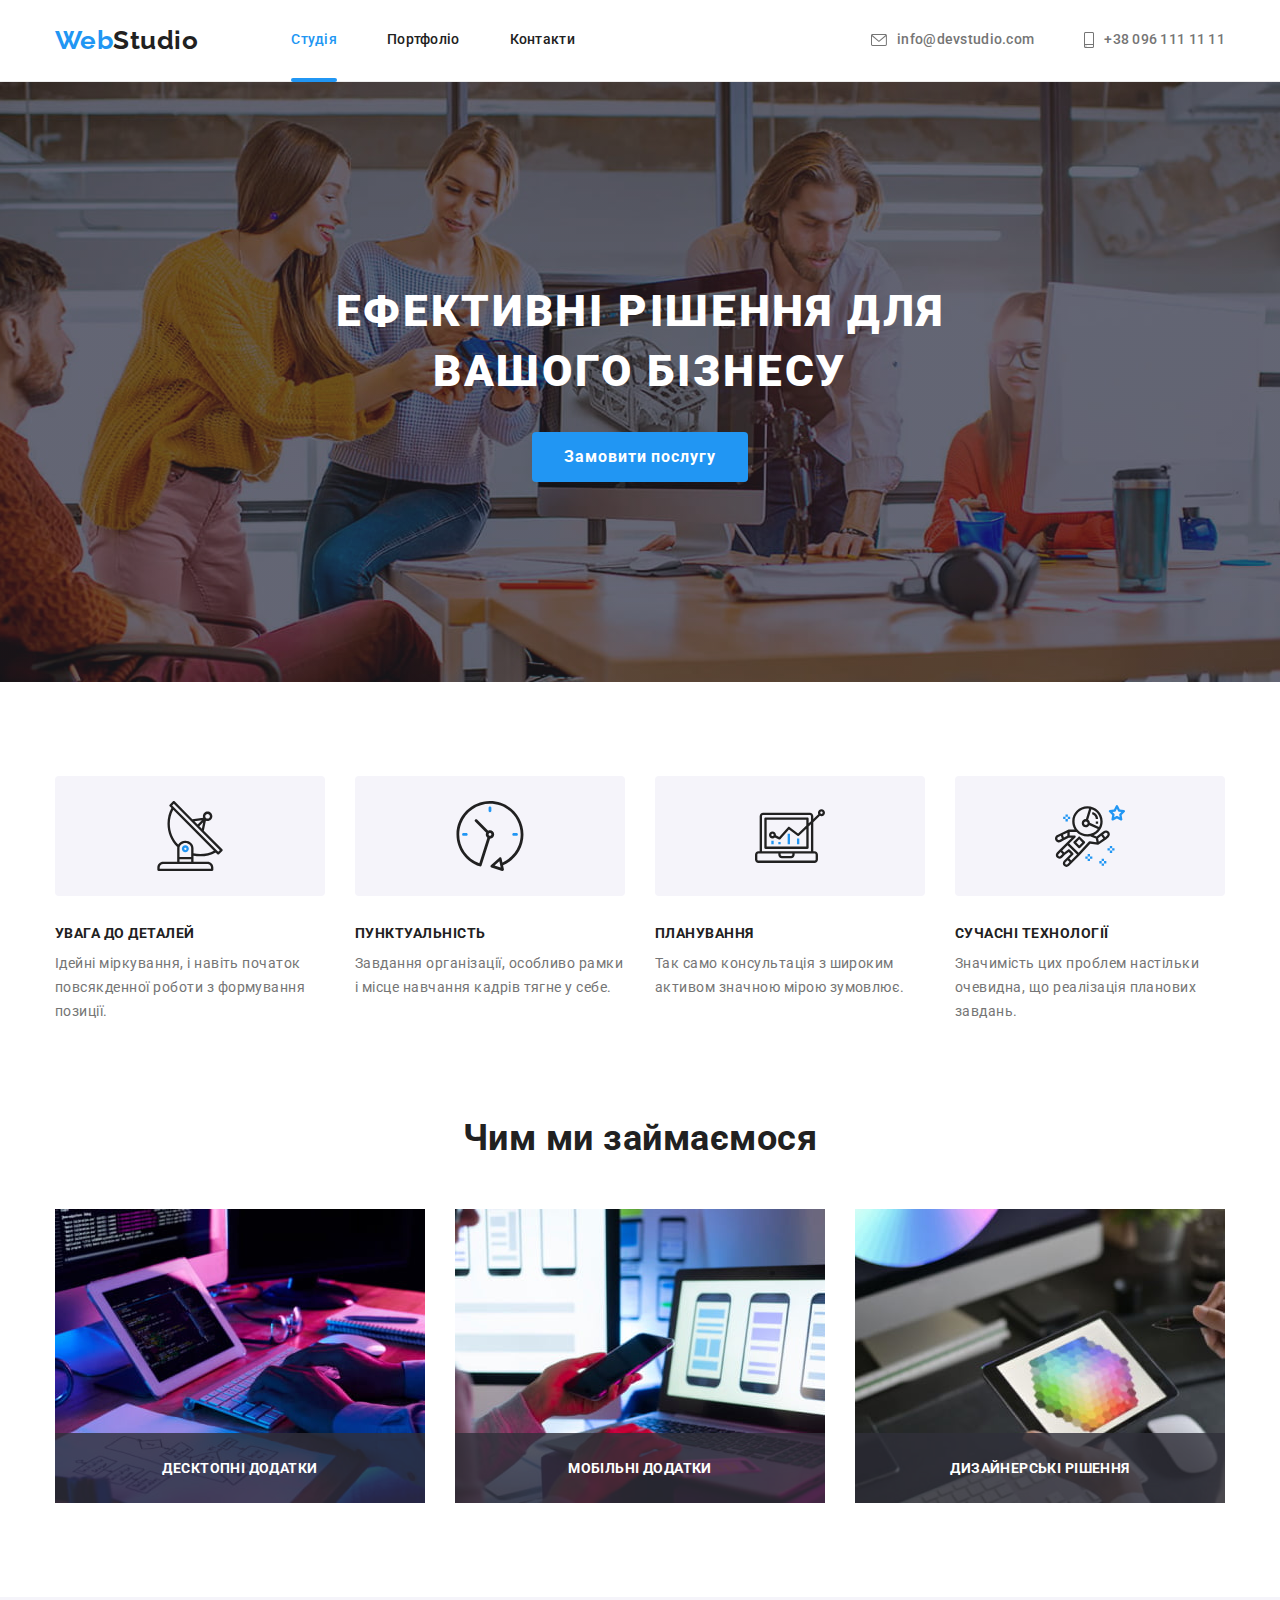
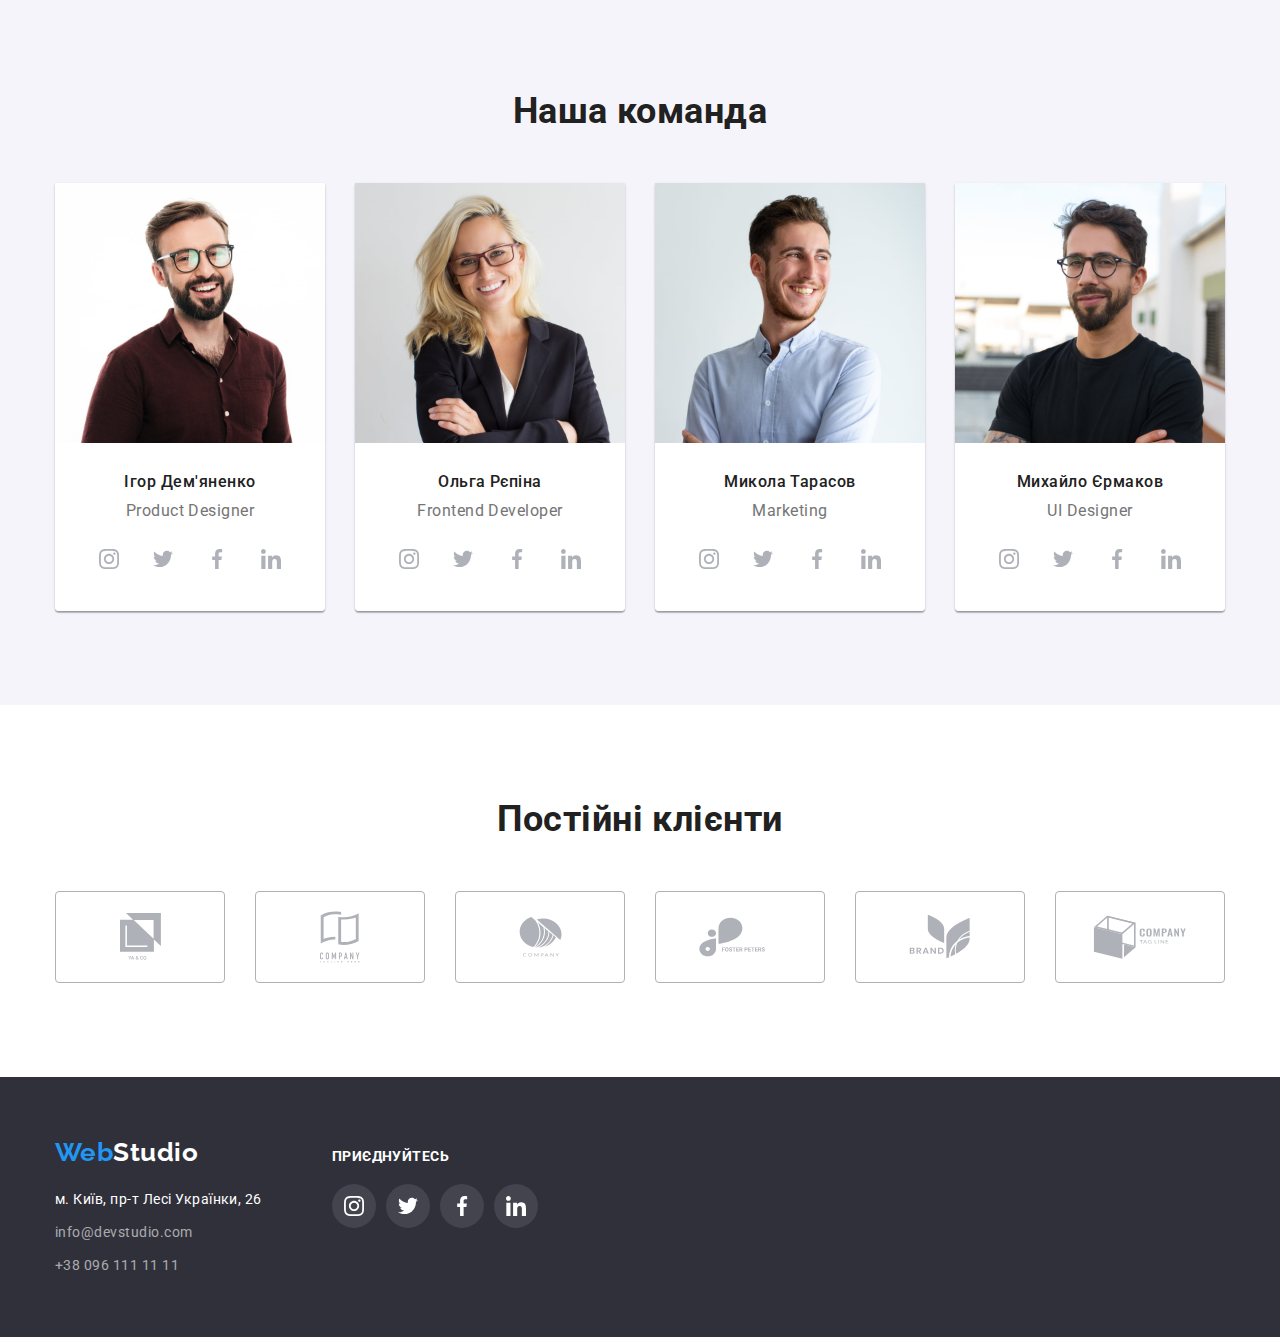
<file: index.html>
<!doctype html>
<html lang="uk">
<head>
    <meta charset="UTF-8">
    <meta http-equiv="X-UA-Compatible" content="IE=edge">
    <meta name="viewport" content="width=device-width, initial-scale=1.0">
    <title>Головна</title>
    <link href="https://fonts.googleapis.com/css2?family=Raleway:wght@700&family=Roboto:wght@400;500;700;900&display=swap" rel="stylesheet">
    <link rel="stylesheet" href="https://cdnjs.cloudflare.com/ajax/libs/modern-normalize/1.1.0/modern-normalize.min.css">
    <link rel="stylesheet" href="./css/styles.css">
</head>

<body>
    <header class="page-header">
        <div class="container">
            <nav class="flex-utility">
                <a class="logo link" href="./index.html"><span class="logo-accent">Web</span>Studio</a>
                <ul class="site-nav list flex-utility">
                    <li class="nav-item"><a class="link current-page" href="./index.html">Студія</a></li>
                    <li class="nav-item"><a class="link" href="./portfolio.html">Портфоліо</a></li>
                    <li class="nav-item"><a class="link" href="">Контакти</a></li>
                </ul>
            </nav>
            
            <ul class="contacts list flex-utility">
                <li class="contacts-item">
                    <a class="link mail-link" href="mailto:info@devstudio.com">
                        <svg class="mail-icon"   width="16" height="12">
                            <use href="./images/icons.svg#icon-envelope"></use>
                        </svg>
                        <span>info@devstudio.com</span>
                    </a>
                </li>
                <li class="contacts-item">
                    <a class="link" href="tel:+380961111111">
                        <svg class="tel-icon" width="10" height="16">
                            <use href="./images/icons.svg#icon-smartphone"></use>
                        </svg>
                        <span>+38 096 111 11 11</span>
                    </a>
                </li>
            </ul>
        </div>
    </header>

    <main>
        <section class="hero-section">
            <div class="container">
                <h1 class="hero">Ефективні рішення для <br>вашого бізнесу</h1>
                <button class="hero-btn" type="button" data-modal-open>Замовити послугу</button>
            </div>
        </section>

        <section class="feature-section section">
            <div class="container">
                <h2 class="section-title">Особливості</h2>
                <ul class="feature-list list flex-utility">
                    <li class="item">
                        <div class="icon-wrapper">
                            <svg class="item-icon" width="70px" height="70px">
                                <use href="./images/icons.svg#icon-antenna"></use>
                            </svg>
                        </div>
                        <h3 class="item-title">УВАГА ДО ДЕТАЛЕЙ</h3>
                        <p class="item-text">Ідейні міркування, і навіть початок повсякденної роботи з формування позиції.</p>
                    </li>
                    <li class="item">
                        <div class="icon-wrapper">
                            <svg class="item-icon" width="70px" height="70px">
                                <use href="./images/icons.svg#icon-clock"></use>
                            </svg>
                        </div>
                        <h3 class="item-title">ПУНКТУАЛЬНІСТЬ</h3>
                        <p class="item-text">Завдання організації, особливо рамки і місце навчання кадрів тягне у себе.</p>
                    </li>
                    <li class="item">
                        <div class="icon-wrapper">
                            <svg class="item-icon" width="70px" height="70px">
                                <use href="./images/icons.svg#icon-diagram"></use>
                            </svg>
                        </div>
                        <h3 class="item-title">ПЛАНУВАННЯ</h3>
                        <p class="item-text">Так само консультація з широким активом значною мірою зумовлює.</p>
                    </li>
                    <li class="item">
                        <div class="icon-wrapper">
                            <svg class="item-icon" width="70px" height="70px">
                                <use href="./images/icons.svg#icon-astronaut"></use>
                            </svg>
                        </div>
                        <h3 class="item-title">СУЧАСНІ ТЕХНОЛОГІЇ</h3>
                        <p class="item-text">Значимість цих проблем настільки очевидна, що реалізація планових завдань.</p>
                    </li>
                </ul>
            </div>
        </section>

        <section class="work-section section">
            <div class="container">
                <h2 class="section-title">Чим ми займаємося</h2>
                <ul class="work-directions-list list flex-utility">
                    <li class="item work-directions-item">
                        <img class="work-directions-image" src="./images/coding.jpg" alt="розробка" width="370" height="294">
                        <h3 class="work-directions-title">
                            Десктопні додатки
                        </h3>
                    </li>
                    <li class="item work-directions-item">
                        <img class="work-directions-image" src="./images/mobile-development.jpg" alt="мобільна розробка" width="370" height="294">
                        <h3 class="work-directions-title">
                            Мобільні додатки
                        </h3>
                    </li>
                    <li class="item work-directions-item">
                        <img class="work-directions-image" src="./images/designing.jpg" alt="розробка дизайну" width="370" height="294">
                        <h3 class="work-directions-title">
                            Дизайнерські рішення
                        </h3>
                    </li>
                </ul>
            </div>
        </section>

        <section class="team-section section">
            <div class="container">
                <h2 class="section-title">Наша команда</h2>
                <ul class="team-list list flex-utility">
                    <li class="team-card">
                        <img src="./images/product-designer.jpg" alt="чоловік в окулярах з бородою" width="270" height="260">
                        <div class="wrapper">
                            <h3 class="card-title">Ігор Дем'яненко</h3>
                            <p class="card-text" lang="en">Product Designer</p>
                            <ul class="social-list list">
                                <li class="social-list-item">
                                    <a href="" class="social-link">
                                        <svg class="social-icon" width="20" height="20">
                                            <use href="./images/icons.svg#icon-instagram"></use>
                                        </svg>
                                    </a>
                                </li>
                                <li class="social-list-item" width="20" height="20">
                                    <a href="" class="social-link">
                                        <svg class="social-icon">
                                            <use href="./images/icons.svg#icon-twitter"></use>
                                        </svg>
                                    </a>
                                </li>
                                <li class="social-list-item">
                                    <a href="" class="social-link">
                                        <svg class="social-icon" width="20" height="20">
                                            <use href="./images/icons.svg#icon-facebook"></use>
                                        </svg>
                                    </a>
                                </li>
                                <li class="social-list-item">
                                    <a href="" class="social-link">
                                        <svg class="social-icon" width="20" height="20">
                                            <use href="./images/icons.svg#icon-linkedin"></use>
                                        </svg>
                                    </a>
                                </li>
                            </ul>
                        </div>
                        
                    </li>
                    <li class="team-card">
                        <img src="./images/frontend-developer.jpg" alt="жінка в костюмі та окулярах" width="270" height="260">
                        <div class="wrapper">
                            <h3 class="card-title">Ольга Рєпіна</h3>
                            <p class="card-text" lang="en">Frontend Developer</p>
                            <ul class="social-list list">
                                <li class="social-list-item">
                                    <a href="" class="social-link">
                                        <svg class="social-icon" width="20" height="20">
                                            <use href="./images/icons.svg#icon-instagram"></use>
                                        </svg>
                                    </a>
                                </li>
                                <li class="social-list-item" width="20" height="20">
                                    <a href="" class="social-link">
                                        <svg class="social-icon">
                                            <use href="./images/icons.svg#icon-twitter"></use>
                                        </svg>
                                    </a>
                                </li>
                                <li class="social-list-item">
                                    <a href="" class="social-link">
                                        <svg class="social-icon" width="20" height="20">
                                            <use href="./images/icons.svg#icon-facebook"></use>
                                        </svg>
                                    </a>
                                </li>
                                <li class="social-list-item">
                                    <a href="" class="social-link">
                                        <svg class="social-icon" width="20" height="20">
                                            <use href="./images/icons.svg#icon-linkedin"></use>
                                        </svg>
                                    </a>
                                </li>
                            </ul>
                        </div>
                    </li>
                    <li class="team-card">
                        <img src="./images/marketing.jpg" alt="чоловік у блакитній сорочці" width="270" height="260">
                        <div class="wrapper">
                            <h3 class="card-title">Микола Тарасов</h3>
                            <p class="card-text" lang="en">Marketing</p>
                            <ul class="social-list list">
                                <li class="social-list-item">
                                    <a href="" class="social-link">
                                        <svg class="social-icon" width="20" height="20">
                                            <use href="./images/icons.svg#icon-instagram"></use>
                                        </svg>
                                    </a>
                                </li>
                                <li class="social-list-item" width="20" height="20">
                                    <a href="" class="social-link">
                                        <svg class="social-icon">
                                            <use href="./images/icons.svg#icon-twitter"></use>
                                        </svg>
                                    </a>
                                </li>
                                <li class="social-list-item">
                                    <a href="" class="social-link">
                                        <svg class="social-icon" width="20" height="20">
                                            <use href="./images/icons.svg#icon-facebook"></use>
                                        </svg>
                                    </a>
                                </li>
                                <li class="social-list-item">
                                    <a href="" class="social-link">
                                        <svg class="social-icon" width="20" height="20">
                                            <use href="./images/icons.svg#icon-linkedin"></use>
                                        </svg>
                                    </a>
                                </li>
                            </ul>
                        </div>
                    </li>
                    <li class="team-card">
                        <img src="./images/ui-designer.jpg" alt="чоловік в окулярах та чорній футболці" width="270" height="260">
                        <div class="wrapper">
                            <h3 class="card-title">Михайло Єрмаков</h3>
                            <p class="card-text" lang="en">UI Designer</p>
                            <ul class="social-list list">
                                <li class="social-list-item">
                                    <a href="" class="social-link">
                                        <svg class="social-icon" width="20" height="20">
                                            <use href="./images/icons.svg#icon-instagram"></use>
                                        </svg>
                                    </a>
                                </li>
                                <li class="social-list-item" width="20" height="20">
                                    <a href="" class="social-link">
                                        <svg class="social-icon">
                                            <use href="./images/icons.svg#icon-twitter"></use>
                                        </svg>
                                    </a>
                                </li>
                                <li class="social-list-item">
                                    <a href="" class="social-link">
                                        <svg class="social-icon" width="20" height="20">
                                            <use href="./images/icons.svg#icon-facebook"></use>
                                        </svg>
                                    </a>
                                </li>
                                <li class="social-list-item">
                                    <a href="" class="social-link">
                                        <svg class="social-icon" width="20" height="20">
                                            <use href="./images/icons.svg#icon-linkedin"></use>
                                        </svg>
                                    </a>
                                </li>
                            </ul>
                        </div>
                    </li>
                </ul>
            </div>
        </section>

        <section class="client-section section">
            <div class="container">
                <h2 class="section-title">Постійні клієнти</h2>
                <ul class="client-list list">
                    <li class="client-item">
                        <a href="" class="client-link">
                            <svg class="client-icon" width="41" height="47">
                                <use href="./images/icons.svg#icon-group-6"></use>
                            </svg>
                        </a>
                        
                    </li>
                    <li class="client-item">
                        <a href="" class="client-link">
                            <svg class="client-icon" width="40" height="52">
                                <use href="./images/icons.svg#icon-group-1"></use>
                            </svg>
                        </a>
                        
                    </li>
                    <li class="client-item">
                        <a href="" class="client-link">
                            <svg class="client-icon" width="43" height="41">
                                <use href="./images/icons.svg#icon-group-2"></use>
                            </svg>
                        </a>
                        
                    </li>
                    <li class="client-item">
                        <a href="" class="client-link">
                            <svg class="client-icon" width="84" height="40">
                                <use href="./images/icons.svg#icon-group-3"></use>
                            </svg>
                        </a>
                        
                    </li>
                    <li class="client-item">
                        <a href="" class="client-link">
                            <svg class="client-icon" width="62" height="45">
                                <use href="./images/icons.svg#icon-group-4"></use>
                            </svg>
                        </a>
                        
                    </li>
                    <li class="client-item">
                        <a href="" class="client-link">
                            <svg class="client-icon" width="94" height="44">
                                <use href="./images/icons.svg#icon-group-5"></use>
                            </svg>
                        </a>
                        
                    </li>
                </ul>
            </div>
        </section>
    </main>
    
    <footer class="page-footer">
        <div class="container">
            <div class="wrapper">
                <a class="logo link" href="./index.html"><span class="logo-accent">Web</span>Studio</a>
                <address>
                    <p class="addres-text">м. Київ, пр-т Лесі Українки, 26</p>
                    <ul class="contact-list list">
                        <li class="item"><a class="link" href="mailto:info@devstudio.com">info@devstudio.com</a></li>
                        <li class="item"><a class="link" href="tel:+380961111111">+38 096 111 11 11</a></li>
                    </ul>
                </address>
            </div>
            <div class="footer-social-block">
                <p class="social-block-text">приєднуйтесь</p>
                <ul class="social-list list">
                    <li class="social-list-item">
                        <a href="" class="social-link">
                            <svg class="social-icon" width="20" height="20">
                                <use href="./images/icons.svg#icon-instagram"></use>
                            </svg>
                        </a>
                    </li>
                    <li class="social-list-item" width="20" height="20">
                        <a href="" class="social-link">
                            <svg class="social-icon">
                                <use href="./images/icons.svg#icon-twitter"></use>
                            </svg>
                        </a>
                    </li>
                    <li class="social-list-item">
                        <a href="" class="social-link">
                            <svg class="social-icon" width="20" height="20">
                                <use href="./images/icons.svg#icon-facebook"></use>
                            </svg>
                        </a>
                    </li>
                    <li class="social-list-item">
                        <a href="" class="social-link">
                            <svg class="social-icon" width="20" height="20">
                                <use href="./images/icons.svg#icon-linkedin"></use>
                            </svg>
                        </a>
                    </li>
                </ul>
            </div>
        </div>
    </footer>
    <div class="backdrop is-hidden" data-modal>
        <div class="modal is">
            <p>
                
            </p>
            <button class="modal-close-button" data-modal-close>
                <svg class="close-icon" width="18" height="18">
                    <use href="./images/icons.svg#icon-close-black"></use>
                </svg>
            </button>
        </div>
    </div>
    <script src="./js/modal.js"></script>
</body>
</html>
</file>
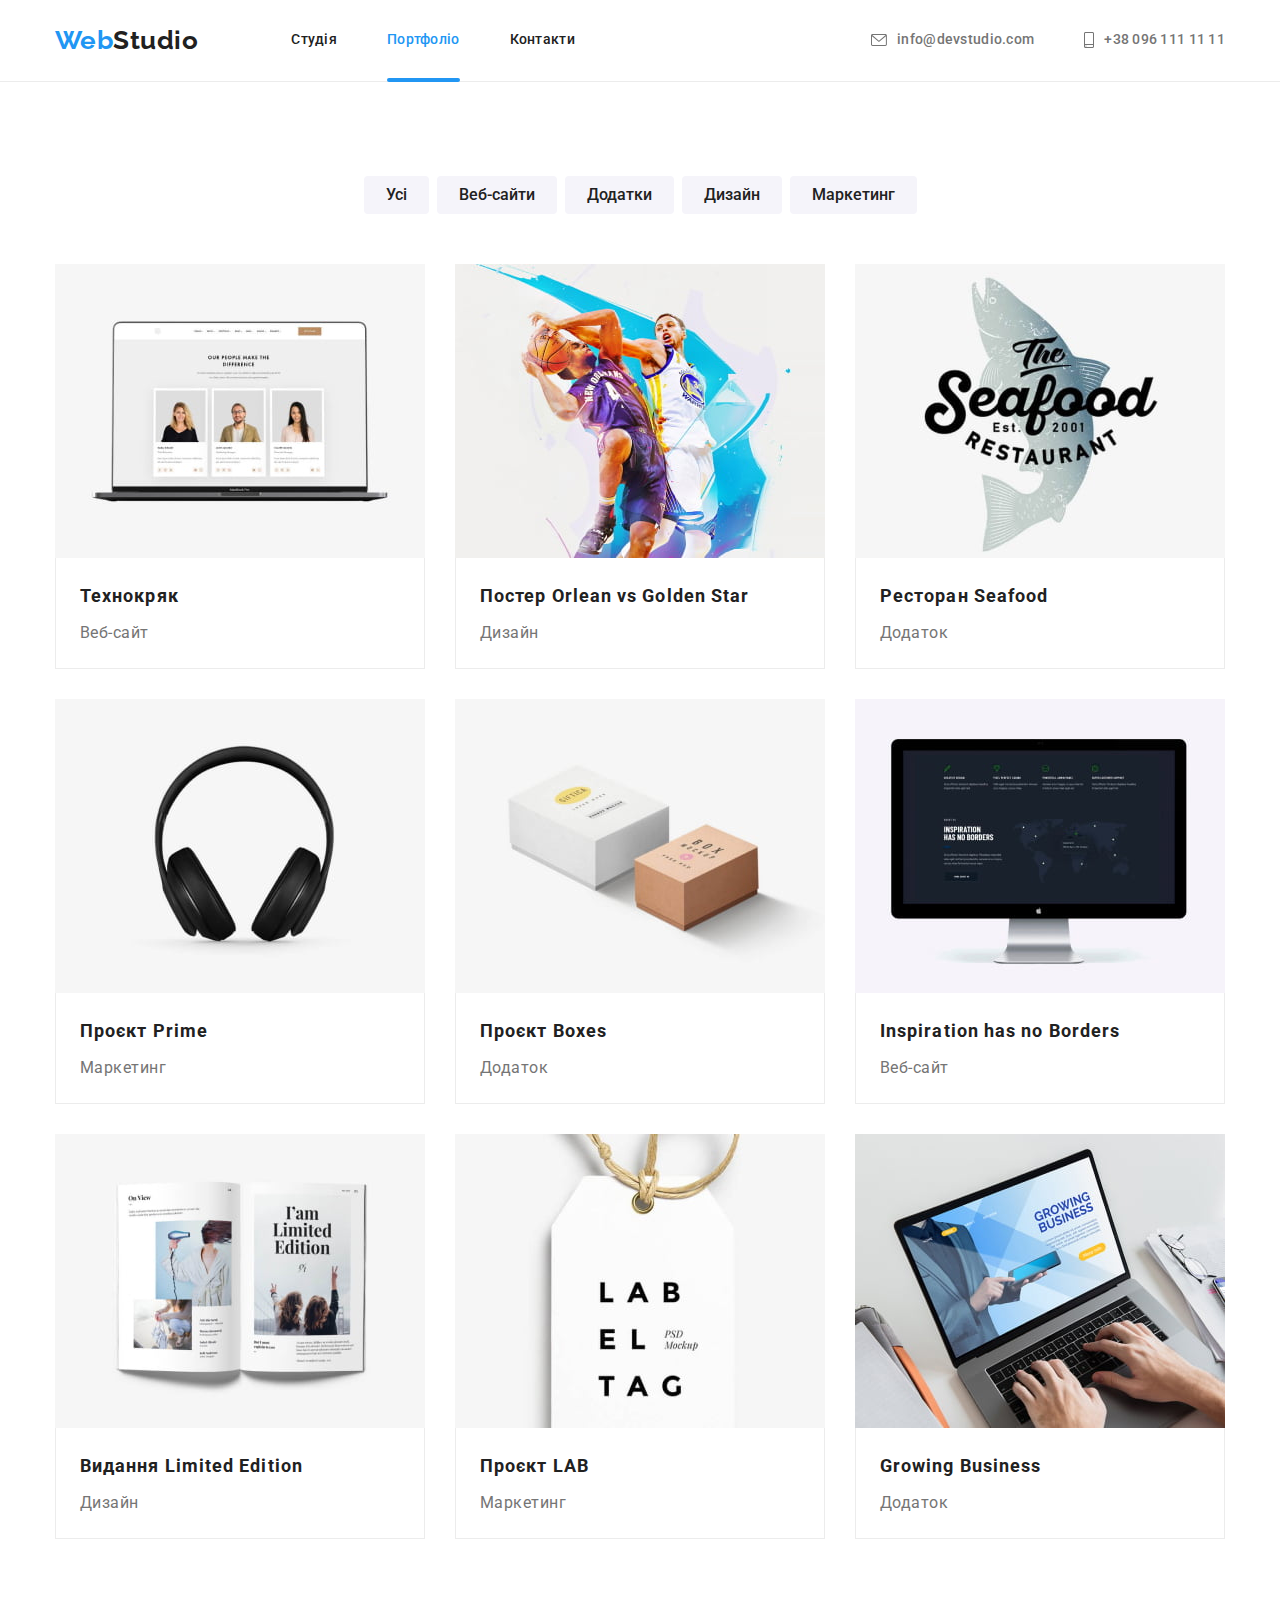
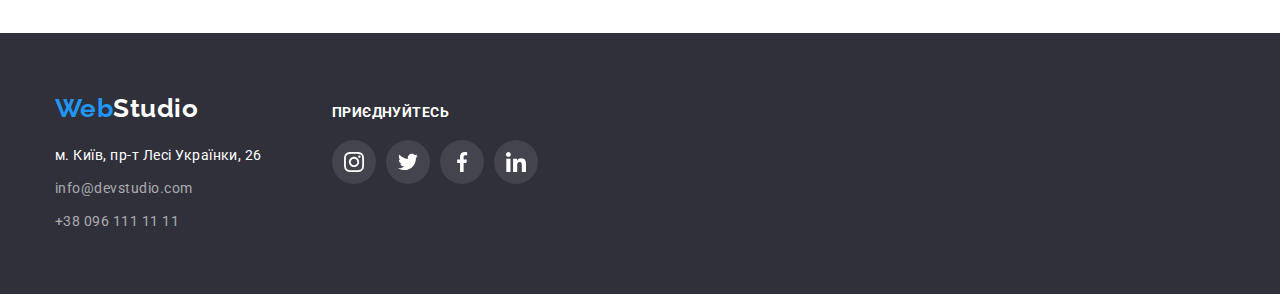
<file: portfolio.html>
<!doctype html>
<html lang="uk">

<head>
    <meta charset="UTF-8">
    <meta http-equiv="X-UA-Compatible" content="IE=edge">
    <meta name="viewport" content="width=device-width, initial-scale=1.0">
    <title>Портфоліо</title>
    <link href="https://fonts.googleapis.com/css2?family=Raleway:wght@700&family=Roboto:wght@400;500;700;900&display=swap" rel="stylesheet">
    <link rel="stylesheet" href="https://cdnjs.cloudflare.com/ajax/libs/modern-normalize/1.1.0/modern-normalize.min.css">
    <link rel="stylesheet" href="./css/styles.css">
</head>

<body>
    <header class="page-header">
        <div class="container">
            <nav class="flex-utility">
                <a class="logo link" href="./index.html"><span class="logo-accent">Web</span>Studio</a>
                <ul class="site-nav list flex-utility">
                    <li class="nav-item"><a class="link" href="./index.html">Студія</a></li>
                    <li class="nav-item"><a class="link  current-page" href="./portfolio.html">Портфоліо</a></li>
                    <li class="nav-item"><a class="link" href="">Контакти</a></li>
                </ul>
            </nav>
    
            <ul class="contacts list flex-utility">
                <li class="contacts-item">
                    <a class="link mail-link" href="mailto:info@devstudio.com">
                        <svg class="mail-icon" width="16" height="12">
                            <use href="./images/icons.svg#icon-envelope"></use>
                        </svg>
                        <span>info@devstudio.com</span>
                    </a>
                </li>
                <li class="contacts-item">
                    <a class="link" href="tel:+380961111111">
                        <svg class="tel-icon" width="10" height="16">
                            <use href="./images/icons.svg#icon-smartphone"></use>
                        </svg>
                        <span>+38 096 111 11 11</span>
                    </a>
                </li>
            </ul>
        </div>
    </header>

    <main>
       <section class="projects-section section">
        <div class="container">
            <h1>Реалізовані проекти</h1>
            <ul class="btn-list list flex-utility">
                <li><button class="btn" type="button">Усі</button></li>
                <li><button class="btn" type="button">Веб-сайти</button></li>
                <li><button class="btn" type="button">Додатки</button></li>
                <li><button class="btn" type="button">Дизайн</button></li>
                <li><button class="btn" type="button">Маркетинг</button></li>
            </ul>
            <ul class="work-list list">
                <li class="work-card"><a class="link" href="">
                        <div class="work-card-image-wrap">
                            <img src="./images/technocrack.jpg" alt="ноутбук з додатком на моніторі" width="370">
                            <div class="work-card-overlay">
                                <p class="work-card-text">
                                    Ресурс пропонує комплексні пропозиції з різним рівнем функціоналу та сервісів. Все це дозволить відвідувачу отримати
                                    вичерпні відомості про компанію чи приватну особу.
                                </p>
                            </div>
                        </div>
                        <div class="wrapper">
                            <h2 class="card-title">Технокряк</h2>
                            <p class="card-text">Веб-сайт</p>
                        </div>
                    </a></li>
                <li class="work-card"><a class="link" href="">
                    <div class="work-card-image-wrap">
                        <img src="./images/poster.jpg" alt="баскетболісти змагаються за м'яч" width="370">
                            <div class="work-card-overlay">
                                <p class="work-card-text">
                                    Ресурс пропонує комплексні пропозиції з різним рівнем функціоналу та сервісів. Все це дозволить відвідувачу отримати
                                    вичерпні відомості про компанію чи приватну особу.
                                </p>
                            </div>
                        </div>
                        <div class="wrapper">
                            <h2 class="card-title">Постер <span lang="en">Orlean vs Golden Star</span></h2>
                            <p class="card-text">Дизайн</p>
                        </div>
                    </a></li>
                <li class="work-card"><a class="link" href="">
                    <div class="work-card-image-wrap">
                        <img src="./images/seafood.jpg" alt="силует риби з написом" width="370">
                            <div class="work-card-overlay">
                                <p class="work-card-text">
                                    Ресурс пропонує комплексні пропозиції з різним рівнем функціоналу та сервісів. Все це дозволить відвідувачу отримати
                                    вичерпні відомості про компанію чи приватну особу.
                                </p>
                            </div>
                        </div>
                        <div class="wrapper">
                            <h2 class="card-title">Ресторан <span lang="en">Seafood</span></h2>
                            <p class="card-text">Додаток</p>
                        </div>
                    </a></li>
                <li class="work-card"><a class="link" href="">
                    <div class="work-card-image-wrap">
                        <img src="./images/prime.jpg" alt="навушники" width="370">
                            <div class="work-card-overlay">
                                <p class="work-card-text">
                                    Ресурс пропонує комплексні пропозиції з різним рівнем функціоналу та сервісів. Все це дозволить відвідувачу отримати
                                    вичерпні відомості про компанію чи приватну особу.
                                </p>
                            </div>
                        </div>
                        <div class="wrapper">
                            <h2 class="card-title">Проєкт <span lang="en">Prime</span></h2>
                            <p class="card-text">Маркетинг</p>
                        </div>
                    </a></li>
                <li class="work-card"><a class="link" href="">
                    <div class="work-card-image-wrap">
                        <img src="./images/boxes.jpg" alt="коробки" width="370">
                            <div class="work-card-overlay">
                                <p class="work-card-text">
                                    Ресурс пропонує комплексні пропозиції з різним рівнем функціоналу та сервісів. Все це дозволить відвідувачу отримати
                                    вичерпні відомості про компанію чи приватну особу.
                                </p>
                            </div>
                        </div>
                        <div class="wrapper">
                            <h2 class="card-title">Проєкт <span lang="en">Boxes</span></h2>
                            <p class="card-text">Додаток</p>
                        </div>
                    </a></li>
                <li class="work-card"><a class="link" href="">
                    <div class="work-card-image-wrap">
                        <img src="./images/inspiration.jpg" alt="монітор з віткритим застосунком" width="370">
                            <div class="work-card-overlay">
                                <p class="work-card-text">
                                    Ресурс пропонує комплексні пропозиції з різним рівнем функціоналу та сервісів. Все це дозволить відвідувачу отримати
                                    вичерпні відомості про компанію чи приватну особу.
                                </p>
                            </div>
                        </div>
                        <div class="wrapper">
                            <h2 class="card-title" lang="en">Inspiration has no Borders</h2>
                            <p class="card-text">Веб-сайт</p>
                        </div>
                    </a></li>
                <li class="work-card"><a class="link" href="">
                    <div class="work-card-image-wrap">
                        <img src="./images/limited-edition.jpg" alt="журнал" width="370">
                            <div class="work-card-overlay">
                                <p class="work-card-text">
                                    Ресурс пропонує комплексні пропозиції з різним рівнем функціоналу та сервісів. Все це дозволить відвідувачу отримати
                                    вичерпні відомості про компанію чи приватну особу.
                                </p>
                            </div>
                        </div>
                        <div class="wrapper">
                            <h2 class="card-title">Видання <span lang="en">Limited Edition</span></h2>
                            <p class="card-text">Дизайн</p>
                        </div>
                    </a></li>
                <li class="work-card"><a class="link" href="">
                    <div class="work-card-image-wrap">
                        <img src="./images/lab.jpg" alt="етикетка" width="370">
                            <div class="work-card-overlay">
                                <p class="work-card-text">
                                    Ресурс пропонує комплексні пропозиції з різним рівнем функціоналу та сервісів. Все це дозволить відвідувачу отримати
                                    вичерпні відомості про компанію чи приватну особу.
                                </p>
                            </div>
                        </div>
                        <div class="wrapper">
                            <h2 class="card-title">Проєкт <span lang="en">LAB</span></h2>
                            <p class="card-text">Маркетинг</p>
                        </div>
                    </a></li>
                <li class="work-card"><a class="link" href="">
                    <div class="work-card-image-wrap">
                        <img src="./images/growing-busines.jpg" alt="ноутбук за яким працює людина" width="370">
                            <div class="work-card-overlay">
                                <p class="work-card-text">
                                    Ресурс пропонує комплексні пропозиції з різним рівнем функціоналу та сервісів. Все це дозволить відвідувачу отримати
                                    вичерпні відомості про компанію чи приватну особу.
                                </p>
                            </div>
                        </div>
                        <div class="wrapper">
                            <h2 class="card-title" lang="en">Growing Business</h2>
                            <p class="card-text">Додаток</p>
                        </div>
                    </a></li>
            </ul>
        </div>
       </section>
    </main>

    <footer class="page-footer">
        <div class="container">
            <div class="wrapper">
                <a class="logo link" href="./index.html"><span class="logo-accent">Web</span>Studio</a>
                <address>
                    <p class="addres-text">м. Київ, пр-т Лесі Українки, 26</p>
                    <ul class="contact-list list">
                        <li class="item"><a class="link" href="mailto:info@devstudio.com">info@devstudio.com</a></li>
                        <li class="item"><a class="link" href="tel:+380961111111">+38 096 111 11 11</a></li>
                    </ul>
                </address>
            </div>
            <div class="footer-social-block">
                <p class="social-block-text">приєднуйтесь</p>
                <ul class="social-list list">
                    <li class="social-list-item">
                        <a href="" class="social-link">
                            <svg class="social-icon" width="20" height="20">
                                <use href="./images/icons.svg#icon-instagram"></use>
                            </svg>
                        </a>
                    </li>
                    <li class="social-list-item" width="20" height="20">
                        <a href="" class="social-link">
                            <svg class="social-icon">
                                <use href="./images/icons.svg#icon-twitter"></use>
                            </svg>
                        </a>
                    </li>
                    <li class="social-list-item">
                        <a href="" class="social-link">
                            <svg class="social-icon" width="20" height="20">
                                <use href="./images/icons.svg#icon-facebook"></use>
                            </svg>
                        </a>
                    </li>
                    <li class="social-list-item">
                        <a href="" class="social-link">
                            <svg class="social-icon" width="20" height="20">
                                <use href="./images/icons.svg#icon-linkedin"></use>
                            </svg>
                        </a>
                    </li>
                </ul>
            </div>
        </div>
    </footer>    
</body>

</html>
</file>
<file: css/styles.css>
:root {
    --accent-color: #2196F3;
    --main-text-color: #757575;
    --title-text-color: #212121;
    --primary-white-color: #FFFFFF;
    --secondary-bg-color: #2F303A;
    --btn-bg-color: #F5F4FA;
    --border-color: #ECECEC;
    --icon-color: #AFB1B8;
    --icon-dark-color: #43444D;
}

body {
    color: var(--main-text-color);
    font-family: 'Roboto', sans-serif;
    font-size: 16px;
    font-style: normal;
    line-height: 1.17;
    letter-spacing: 0.03em;
}

ul, h1, h2, h3, h4, h5, h6, p {
    margin: 0;
    padding: 0;
}

img {
    display: block;
    max-width: 100%;
    height: auto;
}

.list {
    list-style: none;
}

.link {

    color: inherit;
    font-style: normal;
    text-decoration: none;
}

.flex-utility {
    display: flex;
}

.container {
    margin: 0 auto;
    width: 1200px;
    padding: 0 15px;    
}

.section {
    padding-bottom: 94px;
    padding-top: 94px;
}

.page-header {
    padding-top: 25px;
    padding-bottom: 25px;
}

.page-header .container {
    display: flex;
    align-items: center;
}

.logo {
    display: block;
    margin-right: 93px;
    color: var(--title-text-color);

    font-family: 'Raleway', sans-serif;
    font-weight: 700;
    font-size: 26px;
    line-height: 1.19;
}

.logo-accent {
    color: var(--accent-color);
}

.contacts.list {
    margin-left: auto;
}

.site-nav .nav-item:not(:last-child) {
    margin-right: 50px;
}

.site-nav .nav-item {
    display: flex;
    align-items: center;
}
.site-nav .link {
    display: block;
        
    color: var(--title-text-color);
    font-weight: 500;
    font-size: 14px;
    line-height: 1.14;
    letter-spacing: 0.02em;
}

.nav-item .current-page {
    position: relative;
    color: var(--accent-color);
}   

.current-page::after {
    position: absolute;
    bottom: -33.5px;
    left: 0;

    content: "";
    width: 100%;
    height: 4px;
    border-radius: 2px;
    background-color: var(--accent-color);

}

.nav-item .link,
.contacts .link,
.contact-list .link {
    transition: color 250ms cubic-bezier(0.4, 0, 0.2, 1);
}

.nav-item .link:hover,
.nav-item .link:focus,
.contacts .link:hover,
.contacts .link:focus,
.contact-list .link:hover,
.contact-list .link:focus {
    color: var(--accent-color);
}

.mail-icon,
.tel-icon {
    fill: currentColor;
}

.mail-icon {
    width: 16px;
    height: 12px;
    display: inline-block;
}

.mail-link:hover .mail-icon,
.tel-link:hover .tel-icon,
.mail-link:focus .mail-icon,
.tel-link:focus .tel-icon {
    fill: currentColor;
}

.contacts-item span{
    display: block;
}

.contacts .contacts-item:not(:last-child) {
    margin-right: 50px;
}

.contacts .link{
    display: flex;
    gap: 10px;
    align-items: center;
    color: var(--main-text-color);

    font-weight: 500;
    font-size: 14px;
    line-height: 1.14;
    letter-spacing: 0.02em;
}

.page-header {
    border-bottom: 1px solid;
    border-color: var(--border-color);
}

.hero-section {
    max-width: 1600px;
    height: 600px;
    margin-left: auto;
    margin-right: auto;
    background-image: linear-gradient(rgba(47, 48, 58, 0.4), rgba(47, 48, 58, 0.4)),
    url("../images/hero-background-image.jpg");
    background-repeat: no-repeat;
    background-size: cover;
    background-position: center;
    padding-top: 200px;
    padding-bottom: 200px;
    text-align: center;
}

.hero {
    margin-bottom: 30px;
    color: var(--primary-white-color);

    font-weight: 900;
    font-size: 44px;
    line-height: 1.36;
    text-align: center;
    letter-spacing: 0.06em;
    text-transform: uppercase;
}

.hero-btn {
    min-width: 216px;
    padding: 10px 32px;


    color: var(--primary-white-color);
    background-color: var(--accent-color);
    border: transparent;
    border-radius: 4px;

    font-family: inherit;
    font-weight: 700;
    font-size: 16px;
    line-height: 1.88;
    text-align: center;
    letter-spacing: 0.06em;
}

.feature-list .item {
    width: 270px;
}

.feature-list .item:not(:last-child) {
    margin-right: 30px;
}

.feature-list .item-title {
    margin-bottom: 10px;

    color: var(--title-text-color);
    
    font-weight: 700;
    font-size: 14px;
    line-height: 1.14;
    text-transform: uppercase;
}

.feature-list .item-text {
    line-height: 1.71;
    font-size: 14px;
}

.icon-wrapper{
    width: 270px;
    height: 120px;
    display: flex;
    justify-content: center;
    align-items: center;
    background-color: var(--btn-bg-color);
    margin-bottom: 30px;
    border-radius: 4px;
}

.item-icon{
    display: block;
}

.section-title {
    color: var(--title-text-color);

    font-weight: 700;
    font-size: 36px;
    line-height: 1.16;
    text-align: center;
}

.work-section {
    padding-top: 0;
}

.work-section .section-title {
    margin-bottom: 50px;
}

.work-section .item:not(:last-child) {
    margin-right: 30px;
}

.work-directions-item {
    position: relative;
    height: 294px;
}

.work-directions-title {
    position: absolute;
    bottom: 0;
    width: 100%;
    background-color: rgba(47, 48, 58, 0.8);;
    padding: 27px 10px;

    font-size: 14px;
    line-height: calc(16/14);
    text-align: center;
    letter-spacing: 0.03em;
    text-transform: uppercase;
    color: var(--primary-white-color);
}

.team-section {
    background-color: var(--btn-bg-color);
}

.work-directions-image {
    min-width: 100%;
    height: auto;
}

.team-section .section-title {
    margin-bottom: 50px;
}

.team-card:not(:last-child) {
    margin-right: 30px;
}

.team-card .wrapper {
    padding-top: 30px;
    padding-bottom: 30px;
    background-color: var(--primary-white-color);
    border: 1px transparent;
    border-radius: 0px 0px 4px 4px;
}

.team-card .card-title {
    color: var(--title-text-color);

    font-size: 16px;
    font-weight: 500;
    line-height: 1.18;
    text-align: center;
}

.team-card {
    box-shadow: 0px 1px 3px rgba(0, 0, 0, 0.12), 0px 1px 1px rgba(0, 0, 0, 0.14), 0px 2px 1px rgba(0, 0, 0, 0.2);
    border: 1px transparent;
    border-radius: 0px 0px 4px 4px;
}

.team-card .card-text {
    margin-top: 10px;

    line-height: 1.18;
    text-align: center;
}

.social-list {
    margin-top: 16px;
    display: flex;
    gap: 10px;
    justify-content: center;
}

.social-list-item {
    width: 44px;
    height: 44px;
    border-radius: 50%;
}

.social-link {
    display: block;
    width: 100%;
    height: 100%;
    border-radius: 50%;
    display: flex;
    justify-content: center;
    align-items: center;

    transition: background-color 250ms cubic-bezier(0.4, 0, 0.2, 1);
}

.social-icon {
    fill: var(--icon-color);
    width: 20px;
    height: 20px;

    transition: fill 250ms cubic-bezier(0.4, 0, 0.2, 1);
}

.social-link:hover .social-icon,
.social-link:focus .social-icon {
    fill: var(--primary-white-color);
}

.social-link:hover,
.social-link:focus {
    background-color: var(--accent-color);
}

.client-section .section-title {
    margin-bottom: 50px;
}

.client-list {
    display: flex;
    gap: 30px;
}

.client-item {
    width: 170px;
    height: 92px;
}

.client-link {
    display: block;
    width: 100%;
    height: 100%;
    display: flex;
    justify-content: center;
    align-items: center;
    border-radius: 4px;
    border: 1px solid var(--icon-color);
    border-radius: 4px;

    transition: border-color 250ms cubic-bezier(0.4, 0, 0.2, 1);
}

.client-icon {
    fill: var(--icon-color);

    transition: fill 250ms cubic-bezier(0.4, 0, 0.2, 1);
}

.client-link:hover .client-icon,
.client-link:focus .client-icon {
    fill: var(--accent-color);
}

.client-link:hover {
    border-color:var(--accent-color);
}

.page-footer {
    padding-bottom: 60px;
    padding-top: 60px;

    background-color: var(--secondary-bg-color);
}

.page-footer .logo {
    margin-bottom: 20px;

    color: var(--primary-white-color);
}

.addres-text {
    margin-bottom: 9px;

    color: var(--primary-white-color);

    font-style: normal;
    font-size: 14px;
    line-height: 1.71;
}

.contact-list .item:not(:last-child) {
    margin-bottom: 9px;
}

.contact-list .link {
    color: rgba(255, 255, 255, 0.6);

    font-size: 14px;
    line-height: 1.71;    
}

.social-block-text {
    margin-bottom: 20px;
    font-family: 'Roboto';
    font-style: normal;
    font-weight: 700;
    font-size: 14px;
    line-height: 16px;
    letter-spacing: 0.03em;
    text-transform: uppercase;
    
    color: var(--primary-white-color);
}

.page-footer .container {
    display: flex;
    align-items: baseline;
}

.page-footer .logo {
    margin-right: 0;
}

.footer-social-block {
    margin-left: 70px;
}

.footer-social-block .social-list-item {
    background-color: var(--icon-dark-color);
    transition: background-color 250ms cubic-bezier(0.4, 0, 0.2, 1);
}

.footer-social-block .social-list-item:hover {
    background-color: var(--accent-color);
}

.footer-social-block .social-icon {
    fill: var(--primary-white-color);
    transition: none;
}

.projects-section h1,
.feature-section h2 {
    position: absolute;
    width: 1px;
    height: 1px;
    margin: -1px;
    border: 0;
    padding: 0;

    white-space: nowrap;
    clip-path: inset(100%);
    clip: rect(0 0 0 0);
    overflow: hidden;
}


.btn-list {
    margin-bottom: 50px;
    justify-content: center;
}

.projects-section .work-list {
    display: flex;
    flex-wrap: wrap;
}

.work-list .work-card:not(:nth-child(3n)) {
    margin-right: 30px;    
}

.work-list .work-card:not(:nth-last-child(-n + 3)) {
    margin-bottom: 30px;
}

.work-list .work-card {
    width: 370px;    
}

.work-list .wrapper {
    padding: 20px 24px;

    border: var(--border-color) 1px solid;
    border-top: none;
}

.work-card .card-title {
    margin-bottom: 4px;

    color: var(--title-text-color);

    font-weight: 700;
    font-size: 18px;
    line-height: 2;
    letter-spacing: 0.06em;
}

.work-card .card-text {
    line-height: 1.88;
}

.work-card .link {
    display: block;
    width: 100%;
    height: 100%;

    transition: box-shadow 250ms cubic-bezier(0.4, 0, 0.2, 1);
}

.work-card .link:hover,
.work-card .link:focus {
    box-shadow: 
    0px 1px 1px rgba(0, 0, 0, 0.12), 
    0px 4px 4px rgba(0, 0, 0, 0.06), 
    1px 4px 6px rgba(0, 0, 0, 0.16);
}

.work-card-image-wrap {
    position: relative;
    overflow: hidden;
}

.work-card-overlay {
    position: absolute;
    display: flex;
    width: 100%;
    height: 100%;
    transform: translateY(0);
    transition: transform 250ms cubic-bezier(0.4, 0, 0.2, 1);
            
    background-color: rgba(33, 150, 243, 0.9);
}

.work-card .link:hover .work-card-overlay,
.work-card .link:focus .work-card-overlay {
    transform: translateY(-100%);
}

.work-card-text {
    padding: 24px;
    margin: auto;

    font-weight: 400;
    font-size: 18px;
    line-height: calc(28/18);
    color: var(--primary-white-color);
}

.btn-list li:not(:last-child) {
    margin-right: 8px;
}

.btn-list .btn {
    padding: 6px 22px;

    color: var(--title-text-color);
    background-color: var(--btn-bg-color);
    border: transparent;
    border-radius: 4px;

    font-family: 'Roboto', sans-serif;
    font-size: 16px;
    font-weight: 500;
    line-height: 1.62;
    text-align: center;
}

.btn {
    transition: background-color 250ms cubic-bezier(0.4, 0, 0.2, 1),
    color 250ms cubic-bezier(0.4, 0, 0.2, 1),
    box-shadow 250ms cubic-bezier(0.4, 0, 0.2, 1);
}

.btn-list .btn:hover,
.btn-list .btn:focus {
    background-color: var(--accent-color);
    color: var(--primary-white-color);
    box-shadow: 
    0px 3px 1px rgba(0, 0, 0, 0.1), 
    0px 1px 2px rgba(0, 0, 0, 0.08), 
    0px 2px 2px rgba(0, 0, 0, 0.12);
}

.backdrop.is-hidden {
    opacity: 0;
    pointer-events: none;
    visibility: hidden;
}

.backdrop {
    position: fixed;
    top: 0;
    left: 0;
    width: 100%;
    height: 100%;
    background-color: rgba(0, 0, 0, 0.2);
    opacity: 1;
    transition: opacity 250ms cubic-bezier(0.4, 0, 0.2, 1);
}

.backdrop.is-hidden .modal {
    transform: translate(-50%, -50%) scale(0.2) rotate(360deg);
}

.modal {
    position: absolute;
    top: 50%;
    left: 50%;
    transform: translate(-50%, -50%);
    min-width: 528px;
    min-height: 581px;
    background-color: var(--primary-white-color);
    box-shadow: 
    0px 1px 3px rgba(0, 0, 0, 0.12),
    0px 1px 1px rgba(0, 0, 0, 0.14), 
    0px 2px 1px rgba(0, 0, 0, 0.2);
    border-radius: 4px;
    transition: transform 300ms cubic-bezier(0.4, 0, 0.2, 1);
}

.modal-close-button {
    position: absolute;
    top: 8px;
    right: 8px;
    width: 30px;
    height: 30px;
    border: 1px solid rgba(0, 0, 0, 0.1);
    border-radius: 50%;
    display: flex;
    justify-content: center;
    align-items: center;
}
</file>
